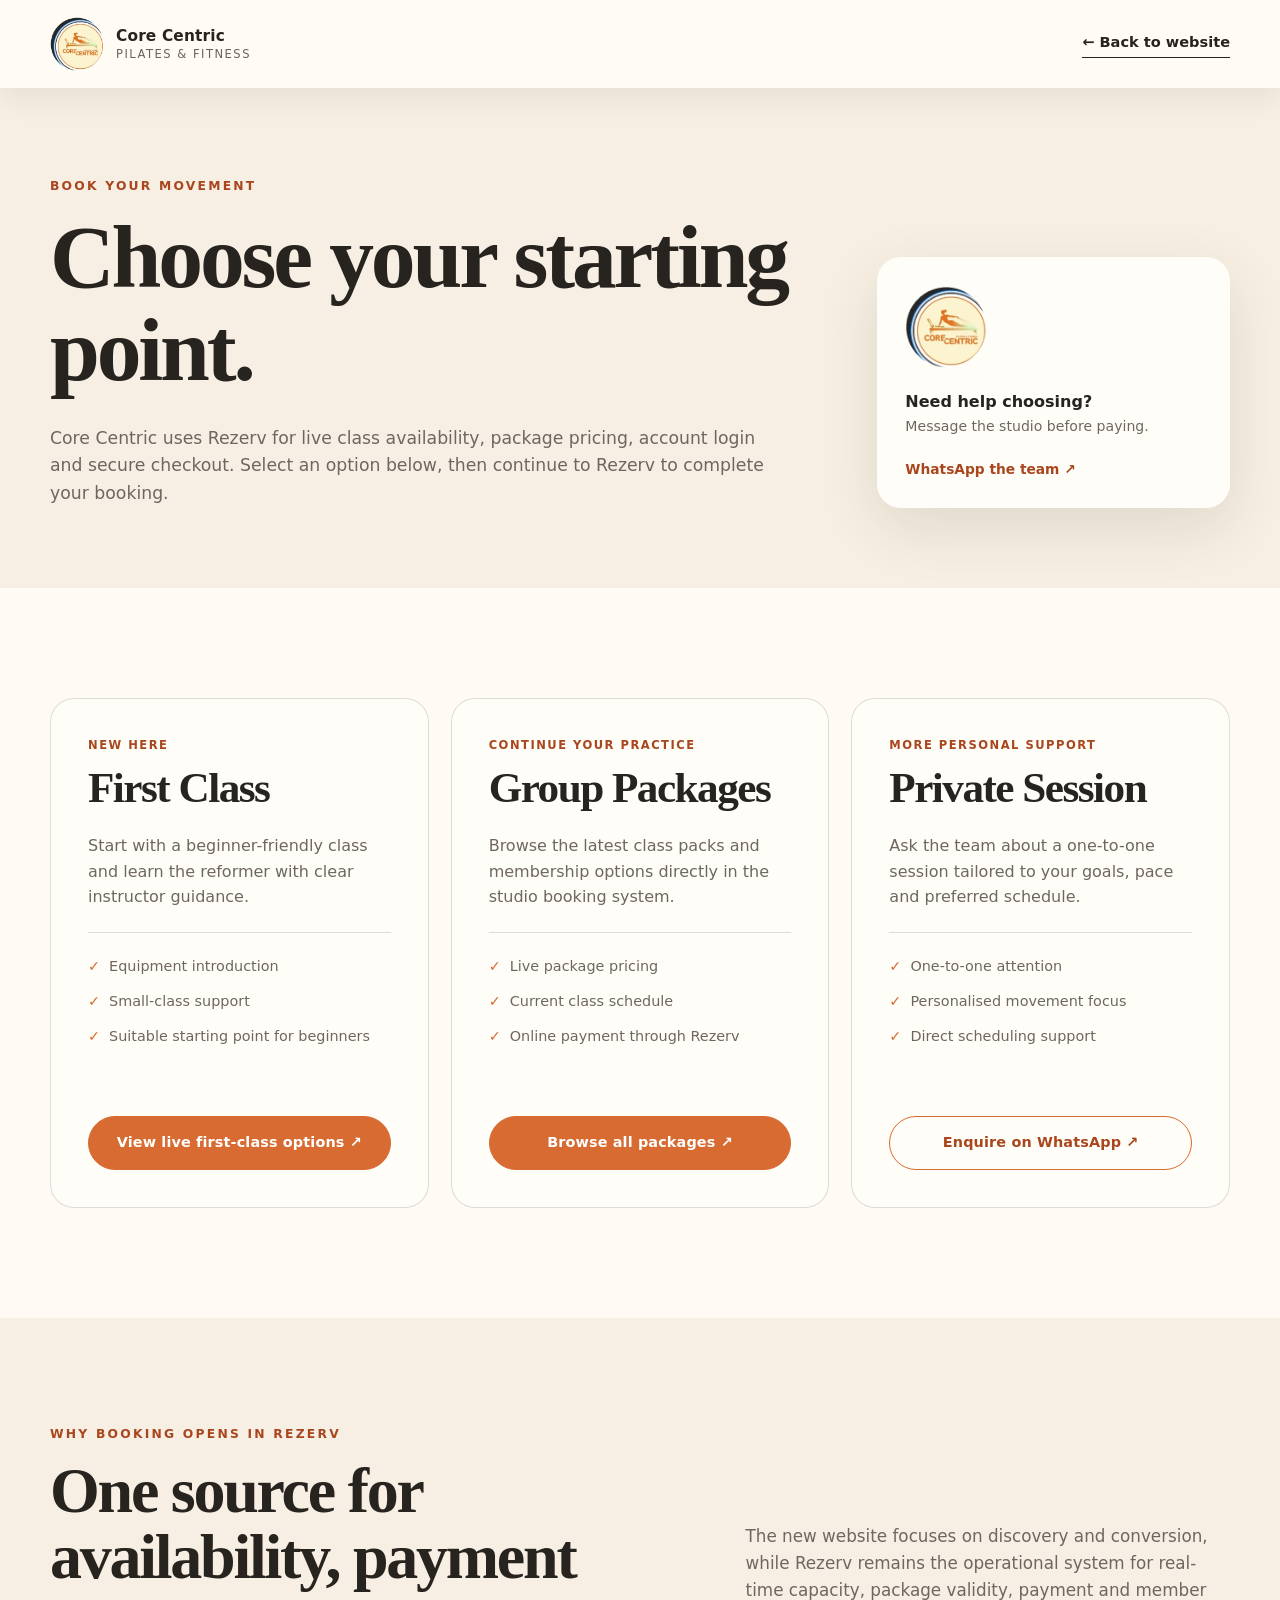
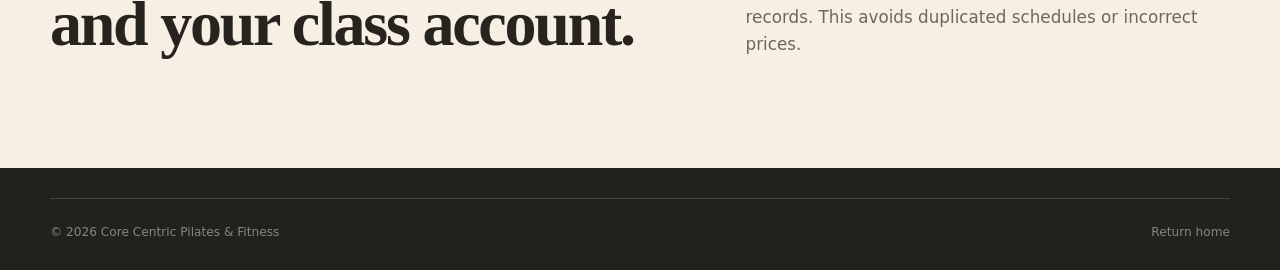
<file: booking.html>
<!doctype html>
<html lang="en">
<head>
  <meta charset="utf-8">
  <meta name="viewport" content="width=device-width, initial-scale=1">
  <title>Book a Pilates Class | Core Centric Kota Kemuning</title>
  <meta name="description" content="Choose your Core Centric Pilates starting point and continue to the live Rezerv booking page for current packages, times and payment.">
  <meta name="theme-color" content="#f7efe3">
  <link rel="icon" href="assets/logo.svg">
  <link rel="stylesheet" href="styles.css">
</head>
<body class="booking-page">
  <header class="site-header solid" data-header>
    <div class="container nav-wrap">
      <a class="brand" href="index.html" aria-label="Core Centric home">
        <img src="assets/logo.svg" alt="Core Centric Pilates & Fitness logo" width="56" height="56">
        <span><strong>Core Centric</strong><small>Pilates & Fitness</small></span>
      </a>
      <a class="text-link" href="index.html">← Back to website</a>
    </div>
  </header>

  <main>
    <section class="booking-hero">
      <div class="container booking-hero-grid">
        <div class="reveal">
          <p class="eyebrow">Book your movement</p>
          <h1>Choose your starting point.</h1>
          <p>Core Centric uses Rezerv for live class availability, package pricing, account login and secure checkout. Select an option below, then continue to Rezerv to complete your booking.</p>
        </div>
        <div class="booking-mini-card reveal delay-1">
          <img src="assets/logo.svg" alt="" width="84" height="84">
          <div><strong>Need help choosing?</strong><span>Message the studio before paying.</span></div>
          <a href="https://wa.me/60128129163?text=Hi%20Core%20Centric%2C%20could%20you%20help%20me%20choose%20the%20right%20Pilates%20package%3F" target="_blank" rel="noopener">WhatsApp the team ↗</a>
        </div>
      </div>
    </section>

    <section class="booking-options section">
      <div class="container booking-grid">
        <article class="booking-card reveal" id="first-class">
          <p class="tag">New here</p>
          <h2>First Class</h2>
          <p>Start with a beginner-friendly class and learn the reformer with clear instructor guidance.</p>
          <ul><li>Equipment introduction</li><li>Small-class support</li><li>Suitable starting point for beginners</li></ul>
          <a class="button" href="https://corecentric.rezerv.co/package" target="_blank" rel="noopener">View live first-class options ↗</a>
        </article>

        <article class="booking-card reveal delay-1" id="group">
          <p class="tag">Continue your practice</p>
          <h2>Group Packages</h2>
          <p>Browse the latest class packs and membership options directly in the studio booking system.</p>
          <ul><li>Live package pricing</li><li>Current class schedule</li><li>Online payment through Rezerv</li></ul>
          <a class="button" href="https://corecentric.rezerv.co/package" target="_blank" rel="noopener">Browse all packages ↗</a>
        </article>

        <article class="booking-card reveal delay-2">
          <p class="tag">More personal support</p>
          <h2>Private Session</h2>
          <p>Ask the team about a one-to-one session tailored to your goals, pace and preferred schedule.</p>
          <ul><li>One-to-one attention</li><li>Personalised movement focus</li><li>Direct scheduling support</li></ul>
          <a class="button button-outline" href="https://wa.me/60128129163?text=Hi%20Core%20Centric%2C%20I%27d%20like%20to%20ask%20about%20a%20private%20Pilates%20session." target="_blank" rel="noopener">Enquire on WhatsApp ↗</a>
        </article>
      </div>
    </section>

    <section class="booking-note section section-tint">
      <div class="container booking-note-grid reveal">
        <div><p class="eyebrow">Why booking opens in Rezerv</p><h2>One source for availability, payment and your class account.</h2></div>
        <p>The new website focuses on discovery and conversion, while Rezerv remains the operational system for real-time capacity, package validity, payment and member records. This avoids duplicated schedules or incorrect prices.</p>
      </div>
    </section>
  </main>

  <footer class="site-footer compact">
    <div class="container footer-bottom"><span>© <span data-year></span> Core Centric Pilates & Fitness</span><a href="index.html">Return home</a></div>
  </footer>
  <script src="script.js"></script>
</body>
</html>
</file>
<file: styles.css>
:root {
  --cream: #f7efe3;
  --cream-2: #fffaf3;
  --paper: #fffdf8;
  --ink: #27231f;
  --muted: #6f675f;
  --line: rgba(39, 35, 31, .15);
  --orange: #d86b31;
  --orange-dark: #a9461e;
  --sage: #a9b39f;
  --dark: #22211e;
  --radius: 24px;
  --shadow: 0 20px 60px rgba(68, 49, 31, .12);
  --container: min(1180px, calc(100% - 40px));
}

* { box-sizing: border-box; }
html { scroll-behavior: smooth; }
body { margin: 0; font-family: Inter, ui-sans-serif, system-ui, -apple-system, BlinkMacSystemFont, "Segoe UI", sans-serif; color: var(--ink); background: var(--paper); line-height: 1.6; }
img { max-width: 100%; display: block; }
a { color: inherit; text-decoration: none; }
button { font: inherit; }
.container { width: var(--container); margin-inline: auto; }
.section { padding: 110px 0; }
.section-tint { background: var(--cream); }
.sr-only { position: absolute; width: 1px; height: 1px; padding: 0; margin: -1px; overflow: hidden; clip: rect(0,0,0,0); white-space: nowrap; border: 0; }
.skip-link { position: fixed; top: 10px; left: 10px; z-index: 999; padding: 10px 14px; background: #fff; transform: translateY(-160%); }
.skip-link:focus { transform: translateY(0); }

.eyebrow { margin: 0 0 18px; font-size: .77rem; line-height: 1; letter-spacing: .18em; font-weight: 800; text-transform: uppercase; color: var(--orange-dark); }
h1, h2, h3 { margin: 0; font-family: Georgia, "Times New Roman", serif; line-height: 1.04; letter-spacing: -.035em; }
h1 { font-size: clamp(3.7rem, 8vw, 7.4rem); }
h2 { font-size: clamp(2.45rem, 5vw, 4.7rem); }
h3 { font-size: clamp(1.4rem, 2.5vw, 2rem); }
p { margin: 0; }

.site-header { position: fixed; inset: 0 0 auto; z-index: 50; color: #fff; transition: background .3s, box-shadow .3s, color .3s; }
.site-header.is-scrolled, .site-header.solid { background: rgba(255, 253, 248, .92); color: var(--ink); box-shadow: 0 10px 30px rgba(39,35,31,.08); backdrop-filter: blur(16px); }
.nav-wrap { min-height: 88px; display: flex; align-items: center; justify-content: space-between; gap: 30px; }
.brand { display: inline-flex; align-items: center; gap: 12px; }
.brand img { width: 54px; height: 54px; object-fit: contain; }
.brand span { display: grid; line-height: 1.08; }
.brand strong { font-size: .96rem; letter-spacing: .01em; }
.brand small { font-size: .72rem; opacity: .7; margin-top: 4px; text-transform: uppercase; letter-spacing: .13em; }
.site-nav { display: flex; align-items: center; gap: 28px; font-size: .9rem; font-weight: 700; }
.site-nav > a:not(.button) { position: relative; }
.site-nav > a:not(.button)::after { content: ""; position: absolute; left: 0; right: 100%; bottom: -5px; height: 1px; background: currentColor; transition: right .25s; }
.site-nav > a:hover::after { right: 0; }
.menu-toggle { display: none; background: none; border: 0; padding: 8px; }
.menu-toggle span:not(.sr-only) { width: 25px; height: 2px; display: block; margin: 5px 0; background: currentColor; }

.button { display: inline-flex; align-items: center; justify-content: center; min-height: 54px; padding: 0 25px; border: 1px solid var(--orange); border-radius: 999px; background: var(--orange); color: #fff; font-size: .9rem; font-weight: 800; letter-spacing: .01em; transition: transform .2s, background .2s, box-shadow .2s; }
.button:hover { transform: translateY(-2px); background: var(--orange-dark); box-shadow: 0 10px 25px rgba(169,70,30,.22); }
.button-small { min-height: 43px; padding-inline: 19px; }
.button-outline { background: transparent; color: var(--orange-dark); }
.button-outline:hover { color: #fff; }
.button-light { background: #fff; color: var(--ink); border-color: #fff; }
.button-light:hover { color: #fff; }
.text-link { display: inline-flex; align-items: center; gap: 11px; font-size: .91rem; font-weight: 800; border-bottom: 1px solid currentColor; padding-bottom: 4px; }
.text-link span { transition: transform .2s; }
.text-link:hover span { transform: translateX(4px); }
.text-link.light { color: #fff; }

.hero { position: relative; min-height: 790px; display: flex; align-items: flex-end; color: #fff; overflow: hidden; }
.hero-media { position: absolute; inset: 0; background: url("assets/studio-cover.webp") center/cover no-repeat; transform: scale(1.035); }
.hero-overlay { position: absolute; inset: 0; background: linear-gradient(90deg, rgba(23,19,16,.82) 0%, rgba(23,19,16,.5) 45%, rgba(23,19,16,.14) 76%), linear-gradient(0deg, rgba(23,19,16,.65), transparent 55%); }
.hero-content { position: relative; z-index: 2; padding: 180px 0 55px; }
.hero .eyebrow { color: #f2c49d; }
.hero h1 { max-width: 760px; }
.hero-copy { max-width: 640px; margin: 24px 0 32px; font-size: clamp(1.05rem, 2vw, 1.3rem); color: rgba(255,255,255,.86); }
.hero-actions { display: flex; align-items: center; gap: 28px; flex-wrap: wrap; }
.hero-proof { display: grid; grid-template-columns: repeat(3, minmax(0, 1fr)); max-width: 730px; gap: 0; margin-top: 80px; border-top: 1px solid rgba(255,255,255,.36); }
.hero-proof span { display: grid; padding: 20px 24px 0 0; color: rgba(255,255,255,.65); font-size: .78rem; }
.hero-proof b { color: #fff; font-size: .9rem; margin-bottom: 3px; }

.intro-grid { display: grid; grid-template-columns: 1.1fr .9fr; gap: 100px; align-items: end; }
.intro-copy { display: grid; gap: 28px; font-size: 1.15rem; color: var(--muted); }
.section-heading h2 { max-width: 740px; }
.section-top { display: grid; grid-template-columns: 1.15fr .65fr; gap: 70px; align-items: end; margin-bottom: 52px; }
.section-top > p { color: var(--muted); font-size: 1.02rem; }

.class-grid { display: grid; grid-template-columns: 1.15fr 1fr 1fr; gap: 20px; }
.class-card { min-height: 430px; padding: 30px; border-radius: var(--radius); background: var(--paper); display: flex; flex-direction: column; justify-content: space-between; gap: 40px; box-shadow: inset 0 0 0 1px var(--line); transition: transform .25s, box-shadow .25s; }
.class-card:hover { transform: translateY(-6px); box-shadow: var(--shadow); }
.class-card.featured { background: var(--orange); color: #fff; box-shadow: none; }
.class-card .card-number { font-size: .73rem; letter-spacing: .16em; font-weight: 900; opacity: .65; }
.class-card .tag, .booking-card .tag { font-size: .72rem; text-transform: uppercase; letter-spacing: .13em; font-weight: 900; color: var(--orange-dark); margin-bottom: 12px; }
.class-card.featured .tag { color: #ffe1c9; }
.class-card h3 { margin-bottom: 16px; }
.class-card p { color: var(--muted); }
.class-card.featured p { color: rgba(255,255,255,.8); }
.class-card > a { display: flex; justify-content: space-between; align-items: center; padding-top: 18px; border-top: 1px solid var(--line); font-size: .85rem; font-weight: 800; }
.class-card.featured > a { border-color: rgba(255,255,255,.25); }

.first-class-grid { display: grid; grid-template-columns: .95fr 1.05fr; gap: 110px; align-items: center; }
.visual-stack { position: relative; min-height: 590px; }
.visual-main { width: 78%; height: 520px; object-fit: cover; border-radius: 220px 220px 28px 28px; box-shadow: var(--shadow); }
.visual-float { position: absolute; right: 0; bottom: 38px; width: 44%; aspect-ratio: 1/1; object-fit: cover; border: 10px solid var(--paper); border-radius: 50%; box-shadow: var(--shadow); }
.visual-note { position: absolute; right: 5%; top: 40px; max-width: 150px; transform: rotate(6deg); font-family: Georgia, serif; font-style: italic; color: var(--orange-dark); }
.first-class-copy > p:not(.eyebrow) { color: var(--muted); }
.steps { display: grid; gap: 0; margin: 38px 0; }
.step { display: grid; grid-template-columns: 42px 1fr; gap: 18px; padding: 22px 0; border-top: 1px solid var(--line); }
.step:last-child { border-bottom: 1px solid var(--line); }
.step > span { width: 32px; height: 32px; display: grid; place-items: center; border: 1px solid var(--orange); color: var(--orange-dark); border-radius: 50%; font-size: .76rem; font-weight: 900; }
.step h3 { font-family: inherit; font-size: 1rem; letter-spacing: 0; margin: 0 0 4px; }
.step p { color: var(--muted); font-size: .93rem; }

.dark-section { background: var(--dark); color: #fff; }
.dark-section .eyebrow { color: #e9a87b; }
.benefits-grid { display: grid; grid-template-columns: .88fr 1.12fr; gap: 90px; }
.benefit-list { display: grid; grid-template-columns: repeat(2, 1fr); }
.benefit-list article { min-height: 230px; padding: 0 30px 28px; border-left: 1px solid rgba(255,255,255,.16); border-bottom: 1px solid rgba(255,255,255,.16); display: flex; flex-direction: column; justify-content: space-between; }
.benefit-list article:nth-child(n+3) { padding-top: 28px; border-bottom: 0; }
.benefit-list article > span { font-size: .72rem; letter-spacing: .14em; opacity: .5; }
.benefit-list h3 { font-size: 1.6rem; margin-bottom: 8px; }
.benefit-list p { color: rgba(255,255,255,.63); font-size: .91rem; }

.studio-grid { display: grid; grid-template-columns: .82fr 1.18fr; gap: 90px; align-items: center; }
.studio-copy > p:not(.eyebrow) { color: var(--muted); font-size: 1.02rem; margin: 28px 0 34px; }
.studio-details { display: grid; grid-template-columns: 1fr 1fr; gap: 20px; margin-bottom: 30px; }
.studio-details div { display: grid; padding-top: 16px; border-top: 1px solid var(--line); }
.studio-details span { font-size: .72rem; text-transform: uppercase; letter-spacing: .12em; color: var(--muted); }
.studio-details strong { font-size: .88rem; margin-top: 6px; }
.studio-gallery { display: grid; grid-template-columns: 1.15fr .85fr; gap: 18px; align-items: end; }
.studio-gallery img { width: 100%; object-fit: cover; border-radius: var(--radius); box-shadow: var(--shadow); }
.studio-gallery img:first-child { height: 570px; }
.studio-gallery img:last-child { height: 390px; }

.confidence-grid { display: grid; grid-template-columns: 1fr 1fr; gap: 90px; align-items: center; }
.confidence-grid > img { width: 100%; height: 580px; object-fit: cover; border-radius: 220px 220px 28px 28px; }
.confidence-copy blockquote { margin: 0 0 30px; font-family: Georgia, serif; font-size: clamp(2.3rem, 4.5vw, 4.3rem); line-height: 1.06; letter-spacing: -.04em; }
.confidence-copy > p:not(.eyebrow) { color: var(--muted); margin-bottom: 30px; font-size: 1.03rem; }

.faq-grid { display: grid; grid-template-columns: .75fr 1.25fr; gap: 90px; }
.faq-heading > p:not(.eyebrow) { color: var(--muted); margin: 25px 0; }
.accordion-item { border-top: 1px solid var(--line); }
.accordion-item:last-child { border-bottom: 1px solid var(--line); }
.accordion-item button { width: 100%; border: 0; background: none; display: flex; justify-content: space-between; align-items: center; text-align: left; padding: 25px 0; font-weight: 800; color: var(--ink); cursor: pointer; }
.accordion-item button b { font-size: 1.3rem; font-weight: 400; }
.accordion-panel { padding: 0 55px 26px 0; color: var(--muted); }

.cta { padding-top: 35px; }
.cta-card { min-height: 390px; padding: 64px; border-radius: 36px; background: var(--orange); color: #fff; display: flex; align-items: flex-end; justify-content: space-between; gap: 50px; background-image: radial-gradient(circle at 80% 20%, rgba(255,255,255,.16), transparent 34%); }
.cta-card .eyebrow { color: #ffe2cb; }
.cta-card h2 { max-width: 760px; }
.cta-card p:not(.eyebrow) { color: rgba(255,255,255,.78); margin-top: 18px; }

.site-footer { padding: 90px 0 28px; background: var(--dark); color: #fff; }
.footer-grid { display: grid; grid-template-columns: 1.5fr .7fr .7fr 1.1fr; gap: 70px; padding-bottom: 70px; }
.footer-brand > p { margin-top: 22px; color: rgba(255,255,255,.55); max-width: 300px; }
.footer-grid h3 { font-family: inherit; font-size: .76rem; letter-spacing: .13em; text-transform: uppercase; margin-bottom: 18px; }
.footer-grid > div:not(.footer-brand) { display: flex; flex-direction: column; align-items: flex-start; gap: 10px; font-size: .87rem; color: rgba(255,255,255,.63); }
.footer-grid a:hover { color: #fff; }
.footer-grid p { font-size: .86rem; }
.footer-bottom { padding-top: 24px; border-top: 1px solid rgba(255,255,255,.15); display: flex; justify-content: space-between; color: rgba(255,255,255,.45); font-size: .76rem; }
.site-footer.compact { padding-top: 30px; }

.floating-book { position: fixed; right: 24px; bottom: 24px; z-index: 40; width: 74px; height: 74px; border-radius: 50%; background: var(--orange); color: #fff; display: grid; place-items: center; line-height: 1; box-shadow: 0 15px 35px rgba(106,50,21,.28); font-size: .75rem; font-weight: 800; }
.floating-book b { position: absolute; top: 14px; right: 14px; font-weight: 400; }

.booking-page { background: var(--cream-2); }
.booking-hero { padding: 180px 0 80px; background: var(--cream); }
.booking-hero-grid { display: grid; grid-template-columns: 1.15fr .55fr; gap: 90px; align-items: end; }
.booking-hero h1 { font-size: clamp(3.2rem, 7vw, 6.6rem); max-width: 800px; }
.booking-hero p:not(.eyebrow) { color: var(--muted); font-size: 1.08rem; max-width: 720px; margin-top: 28px; }
.booking-mini-card { padding: 28px; border-radius: var(--radius); background: var(--paper); display: grid; gap: 20px; box-shadow: var(--shadow); }
.booking-mini-card img { width: 82px; }
.booking-mini-card div { display: grid; }
.booking-mini-card span { color: var(--muted); font-size: .88rem; }
.booking-mini-card a { color: var(--orange-dark); font-weight: 800; font-size: .86rem; }
.booking-grid { display: grid; grid-template-columns: repeat(3, 1fr); gap: 22px; }
.booking-card { padding: 38px; min-height: 510px; border-radius: var(--radius); background: var(--paper); box-shadow: inset 0 0 0 1px var(--line); display: flex; flex-direction: column; }
.booking-card h2 { font-size: 2.7rem; }
.booking-card > p:not(.tag) { color: var(--muted); margin: 22px 0; }
.booking-card ul { margin: 0 0 32px; padding: 22px 0 0; list-style: none; border-top: 1px solid var(--line); display: grid; gap: 12px; color: var(--muted); font-size: .9rem; }
.booking-card li::before { content: "✓"; color: var(--orange); margin-right: 9px; font-weight: 900; }
.booking-card .button { margin-top: auto; text-align: center; }
.booking-note-grid { display: grid; grid-template-columns: 1fr .8fr; gap: 90px; align-items: end; }
.booking-note-grid > p { color: var(--muted); font-size: 1.05rem; }

.reveal { opacity: 0; transform: translateY(22px); transition: opacity .7s ease, transform .7s ease; }
.reveal.is-visible { opacity: 1; transform: translateY(0); }
.delay-1 { transition-delay: .08s; }
.delay-2 { transition-delay: .16s; }
.delay-3 { transition-delay: .24s; }

@media (max-width: 960px) {
  .section { padding: 82px 0; }
  .menu-toggle { display: block; position: relative; z-index: 60; color: inherit; }
  .site-nav { position: fixed; inset: 0; padding: 130px 30px 40px; background: var(--paper); color: var(--ink); flex-direction: column; align-items: stretch; gap: 0; transform: translateX(100%); transition: transform .3s ease; }
  .site-nav.is-open { transform: translateX(0); }
  .site-nav a { padding: 18px 0; border-bottom: 1px solid var(--line); }
  .site-nav .button { margin-top: 20px; }
  .hero { min-height: 760px; }
  .intro-grid, .section-top, .first-class-grid, .benefits-grid, .studio-grid, .confidence-grid, .faq-grid, .booking-hero-grid, .booking-note-grid { grid-template-columns: 1fr; gap: 55px; }
  .class-grid, .booking-grid { grid-template-columns: 1fr; }
  .class-card { min-height: 350px; }
  .studio-gallery { grid-template-columns: 1fr 1fr; }
  .studio-gallery img:first-child { height: 430px; }
  .studio-gallery img:last-child { height: 330px; }
  .footer-grid { grid-template-columns: 1.2fr 1fr 1fr; }
  .footer-grid > div:last-child { grid-column: 1 / -1; }
  .cta-card { align-items: flex-start; flex-direction: column; }
}

@media (max-width: 640px) {
  :root { --container: min(100% - 28px, 1180px); --radius: 20px; }
  .section { padding: 68px 0; }
  .nav-wrap { min-height: 76px; }
  .brand img { width: 46px; height: 46px; }
  .brand small { display: none; }
  h1 { font-size: clamp(3.1rem, 18vw, 5.3rem); }
  h2 { font-size: clamp(2.25rem, 12vw, 3.7rem); }
  .hero { min-height: 760px; }
  .hero-content { padding-bottom: 34px; }
  .hero-proof { grid-template-columns: 1fr; margin-top: 55px; }
  .hero-proof span { padding: 12px 0; border-bottom: 1px solid rgba(255,255,255,.15); }
  .visual-stack { min-height: 500px; }
  .visual-main { width: 86%; height: 450px; }
  .visual-float { width: 48%; }
  .benefit-list { grid-template-columns: 1fr; }
  .benefit-list article, .benefit-list article:nth-child(n+3) { min-height: 190px; padding: 25px 0; border-left: 0; border-bottom: 1px solid rgba(255,255,255,.16); }
  .studio-details, .studio-gallery { grid-template-columns: 1fr; }
  .studio-gallery img:first-child, .studio-gallery img:last-child { height: auto; }
  .confidence-grid > img { height: 460px; }
  .cta-card { padding: 38px 28px; min-height: 420px; }
  .footer-grid { grid-template-columns: 1fr 1fr; gap: 40px 25px; }
  .footer-brand, .footer-grid > div:last-child { grid-column: 1 / -1; }
  .footer-bottom { flex-direction: column; gap: 8px; }
  .floating-book { width: 64px; height: 64px; right: 14px; bottom: 14px; }
  .booking-hero { padding-top: 140px; }
  .booking-card { padding: 28px; min-height: 470px; }
}

@media (prefers-reduced-motion: reduce) {
  html { scroll-behavior: auto; }
  *, *::before, *::after { animation-duration: .01ms !important; transition-duration: .01ms !important; }
  .reveal { opacity: 1; transform: none; }
}
</file>
